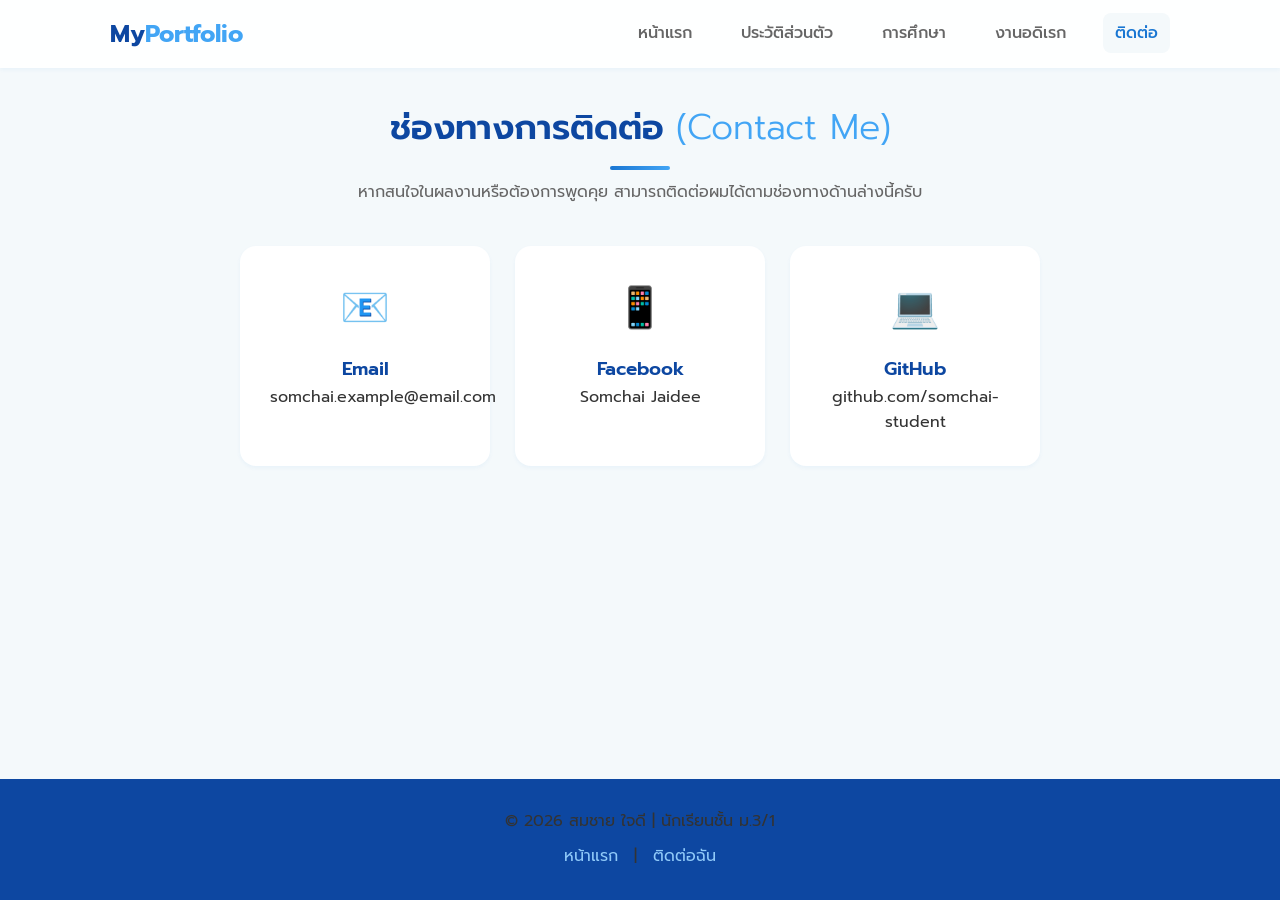
<file: contact.html>
<!DOCTYPE html>
<html lang="th">
<head>
    <meta charset="UTF-8">
    <meta name="viewport" content="width=device-width, initial-scale=1.0">
    <title>ติดต่อ | My Portfolio</title>
    <link href="https://fonts.googleapis.com/css2?family=Prompt:wght@300;400;500;600;700&display=swap" rel="stylesheet">
    <link rel="stylesheet" href="style.css">
</head>
<body>

    <nav class="navbar">
        <div class="nav-container">
            <a href="index.html" class="logo">My<span>Portfolio</span></a>
            <ul class="nav-links">
                <li><a href="index.html">หน้าแรก</a></li>
                <li><a href="profile.html">ประวัติส่วนตัว</a></li>
                <li><a href="education.html">การศึกษา</a></li>
                <li><a href="hobby.html">งานอดิเรก</a></li>
                <li><a href="contact.html" class="active">ติดต่อ</a></li>
            </ul>
        </div>
    </nav>

    <main class="page-container fade-in-up">
        <div class="section-header">
            <h2>ช่องทางการติดต่อ <span>(Contact Me)</span></h2>
            <div class="divider"></div>
            <p class="contact-subtitle">หากสนใจในผลงานหรือต้องการพูดคุย สามารถติดต่อผมได้ตามช่องทางด้านล่างนี้ครับ</p>
        </div>

        <div class="contact-grid">
            <a href="mailto:somchai.example@email.com" class="contact-card">
                <div class="contact-icon">📧</div>
                <h3>Email</h3>
                <p>somchai.example@email.com</p>
            </a>

            <a href="#" class="contact-card">
                <div class="contact-icon">📱</div>
                <h3>Facebook</h3>
                <p>Somchai Jaidee</p>
            </a>

            <a href="#" class="contact-card">
                <div class="contact-icon">💻</div>
                <h3>GitHub</h3>
                <p>github.com/somchai-student</p>
            </a>
        </div>
    </main>

    <footer>
        <div class="footer-content">
            <p>&copy; 2026 สมชาย ใจดี | นักเรียนชั้น ม.3/1</p>
            <div class="footer-links">
                <a href="index.html">หน้าแรก</a> | 
                <a href="contact.html">ติดต่อฉัน</a>
            </div>
        </div>
    </footer>

</body>
</html>
</file>
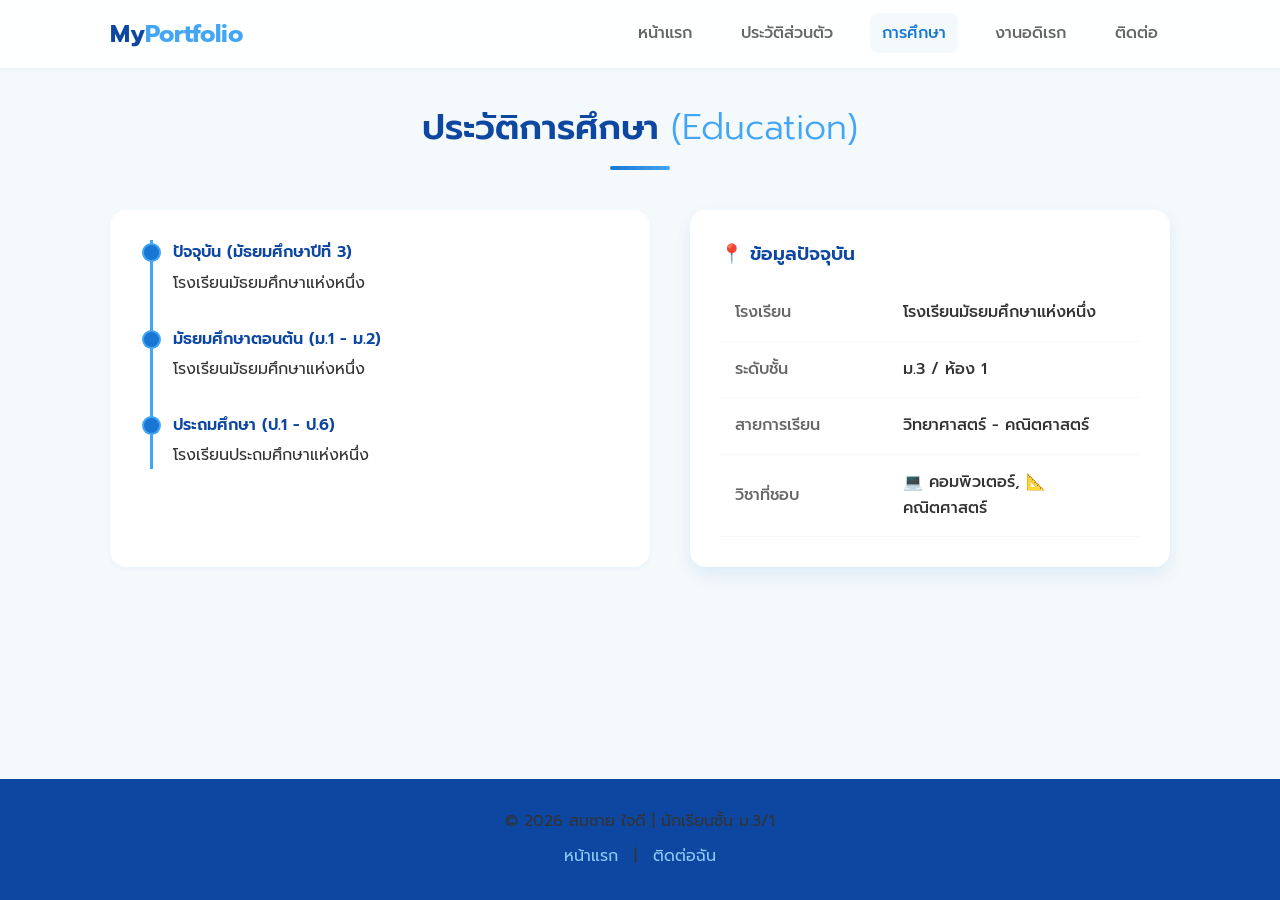
<file: education.html>
<!DOCTYPE html>
<html lang="th">
<head>
    <meta charset="UTF-8">
    <meta name="viewport" content="width=device-width, initial-scale=1.0">
    <title>การศึกษา | My Portfolio</title>
    <link href="https://fonts.googleapis.com/css2?family=Prompt:wght@300;400;500;600;700&display=swap" rel="stylesheet">
    <link rel="stylesheet" href="style.css">
</head>
<body>

    <nav class="navbar">
        <div class="nav-container">
            <a href="index.html" class="logo">My<span>Portfolio</span></a>
            <ul class="nav-links">
                <li><a href="index.html">หน้าแรก</a></li>
                <li><a href="profile.html">ประวัติส่วนตัว</a></li>
                <li><a href="education.html" class="active">การศึกษา</a></li>
                <li><a href="hobby.html">งานอดิเรก</a></li>
                <li><a href="contact.html">ติดต่อ</a></li>
            </ul>
        </div>
    </nav>

    <main class="page-container fade-in-up">
        <div class="section-header">
            <h2>ประวัติการศึกษา <span>(Education)</span></h2>
            <div class="divider"></div>
        </div>

        <div class="education-layout">
            <!-- ซ้าย: ไทม์ไลน์ -->
            <div class="timeline-section">
                <div class="timeline">
                    <div class="timeline-item">
                        <div class="timeline-dot"></div>
                        <div class="timeline-content">
                            <h4>ปัจจุบัน (มัธยมศึกษาปีที่ 3)</h4>
                            <p>โรงเรียนมัธยมศึกษาแห่งหนึ่ง</p>
                        </div>
                    </div>
                    <div class="timeline-item">
                        <div class="timeline-dot"></div>
                        <div class="timeline-content">
                            <h4>มัธยมศึกษาตอนต้น (ม.1 - ม.2)</h4>
                            <p>โรงเรียนมัธยมศึกษาแห่งหนึ่ง</p>
                        </div>
                    </div>
                    <div class="timeline-item">
                        <div class="timeline-dot"></div>
                        <div class="timeline-content">
                            <h4>ประถมศึกษา (ป.1 - ป.6)</h4>
                            <p>โรงเรียนประถมศึกษาแห่งหนึ่ง</p>
                        </div>
                    </div>
                </div>
            </div>

            <!-- ขวา: ข้อมูล Highlight -->
            <div class="highlight-section">
                <div class="highlight-card">
                    <div class="highlight-header">
                        <h3>📍 ข้อมูลปัจจุบัน</h3>
                    </div>
                    <table class="edu-table">
                        <tr>
                            <th>โรงเรียน</th>
                            <td>โรงเรียนมัธยมศึกษาแห่งหนึ่ง</td>
                        </tr>
                        <tr>
                            <th>ระดับชั้น</th>
                            <td>ม.3 / ห้อง 1</td>
                        </tr>
                        <tr>
                            <th>สายการเรียน</th>
                            <td>วิทยาศาสตร์ - คณิตศาสตร์</td>
                        </tr>
                        <tr>
                            <th>วิชาที่ชอบ</th>
                            <td>💻 คอมพิวเตอร์, 📐 คณิตศาสตร์</td>
                        </tr>
                    </table>
                </div>
            </div>
        </div>
    </main>

    <footer>
        <div class="footer-content">
            <p>&copy; 2026 สมชาย ใจดี | นักเรียนชั้น ม.3/1</p>
            <div class="footer-links">
                <a href="index.html">หน้าแรก</a> | 
                <a href="contact.html">ติดต่อฉัน</a>
            </div>
        </div>
    </footer>

</body>
</html>
</file>
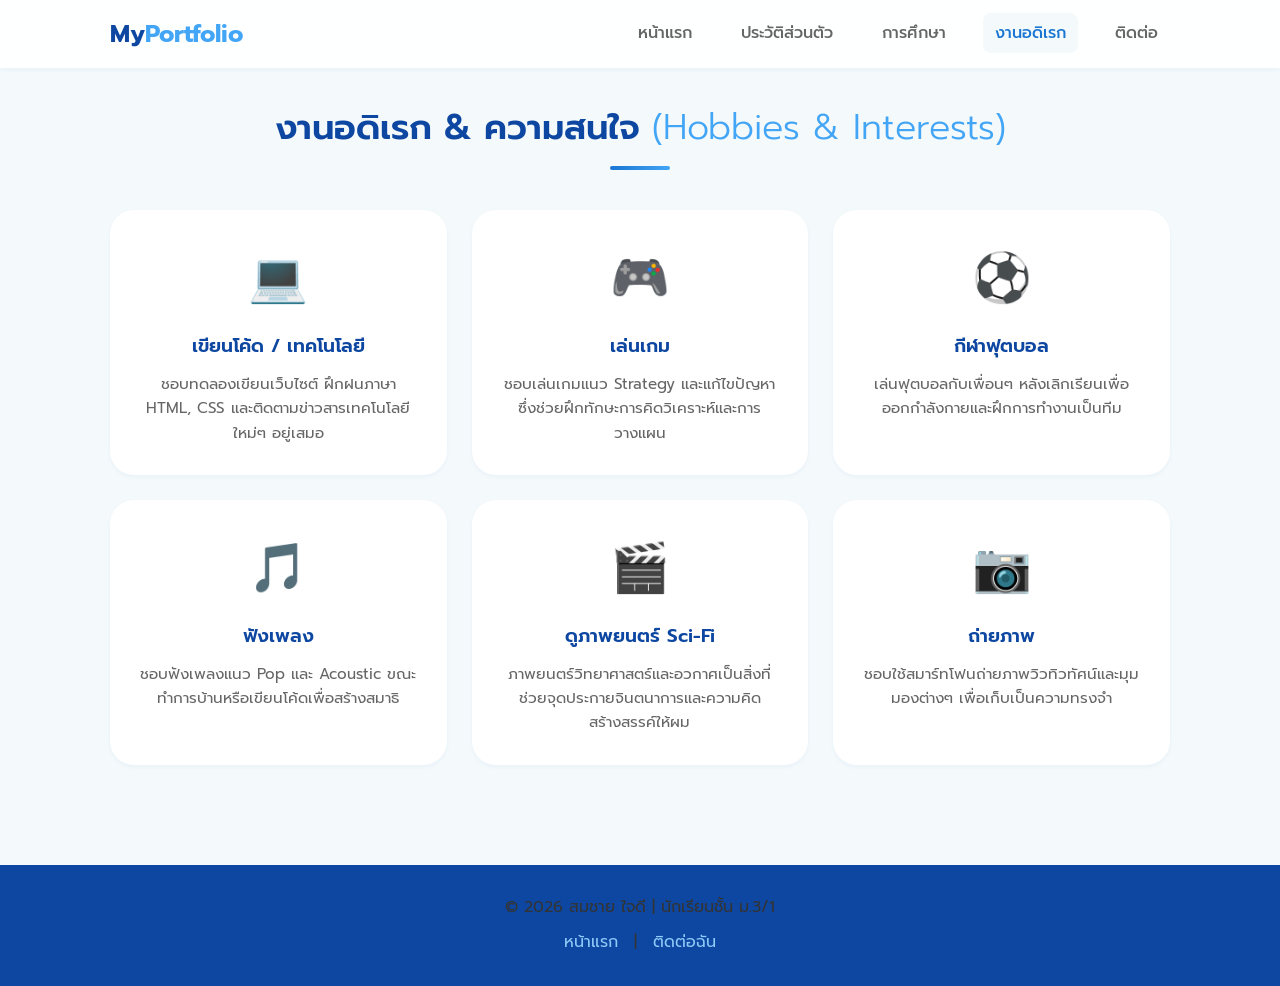
<file: hobby.html>
<!DOCTYPE html>
<html lang="th">
<head>
    <meta charset="UTF-8">
    <meta name="viewport" content="width=device-width, initial-scale=1.0">
    <title>งานอดิเรก | My Portfolio</title>
    <link href="https://fonts.googleapis.com/css2?family=Prompt:wght@300;400;500;600;700&display=swap" rel="stylesheet">
    <link rel="stylesheet" href="style.css">
</head>
<body>

    <nav class="navbar">
        <div class="nav-container">
            <a href="index.html" class="logo">My<span>Portfolio</span></a>
            <ul class="nav-links">
                <li><a href="index.html">หน้าแรก</a></li>
                <li><a href="profile.html">ประวัติส่วนตัว</a></li>
                <li><a href="education.html">การศึกษา</a></li>
                <li><a href="hobby.html" class="active">งานอดิเรก</a></li>
                <li><a href="contact.html">ติดต่อ</a></li>
            </ul>
        </div>
    </nav>

    <main class="page-container fade-in-up">
        <div class="section-header">
            <h2>งานอดิเรก & ความสนใจ <span>(Hobbies & Interests)</span></h2>
            <div class="divider"></div>
        </div>

        <div class="hobby-grid">
            <div class="hobby-card">
                <div class="hobby-icon">💻</div>
                <h3>เขียนโค้ด / เทคโนโลยี</h3>
                <p>ชอบทดลองเขียนเว็บไซต์ ฝึกฝนภาษา HTML, CSS และติดตามข่าวสารเทคโนโลยีใหม่ๆ อยู่เสมอ</p>
            </div>
            
            <div class="hobby-card">
                <div class="hobby-icon">🎮</div>
                <h3>เล่นเกม</h3>
                <p>ชอบเล่นเกมแนว Strategy และแก้ไขปัญหา ซึ่งช่วยฝึกทักษะการคิดวิเคราะห์และการวางแผน</p>
            </div>

            <div class="hobby-card">
                <div class="hobby-icon">⚽</div>
                <h3>กีฬาฟุตบอล</h3>
                <p>เล่นฟุตบอลกับเพื่อนๆ หลังเลิกเรียนเพื่อออกกำลังกายและฝึกการทำงานเป็นทีม</p>
            </div>

            <div class="hobby-card">
                <div class="hobby-icon">🎵</div>
                <h3>ฟังเพลง</h3>
                <p>ชอบฟังเพลงแนว Pop และ Acoustic ขณะทำการบ้านหรือเขียนโค้ดเพื่อสร้างสมาธิ</p>
            </div>

            <div class="hobby-card">
                <div class="hobby-icon">🎬</div>
                <h3>ดูภาพยนตร์ Sci-Fi</h3>
                <p>ภาพยนตร์วิทยาศาสตร์และอวกาศเป็นสิ่งที่ช่วยจุดประกายจินตนาการและความคิดสร้างสรรค์ให้ผม</p>
            </div>

            <div class="hobby-card">
                <div class="hobby-icon">📷</div>
                <h3>ถ่ายภาพ</h3>
                <p>ชอบใช้สมาร์ทโฟนถ่ายภาพวิวทิวทัศน์และมุมมองต่างๆ เพื่อเก็บเป็นความทรงจำ</p>
            </div>
        </div>
    </main>

    <footer>
        <div class="footer-content">
            <p>&copy; 2026 สมชาย ใจดี | นักเรียนชั้น ม.3/1</p>
            <div class="footer-links">
                <a href="index.html">หน้าแรก</a> | 
                <a href="contact.html">ติดต่อฉัน</a>
            </div>
        </div>
    </footer>

</body>
</html>
</file>
<file: style.css>
/* =========================================
   1. ตัวแปรและตั้งค่าพื้นฐาน (Variables & Reset)
   ========================================= */
:root {
    /* โทนสีหลัก ฟ้า-ขาว */
    --primary-dark: #0D47A1;
    --primary: #1976D2;
    --primary-light: #42A5F5;
    --accent: #90CAF9;
    --bg-main: #F4F9FB; /* ขาวอมฟ้าอ่อนๆ สบายตา */
    --bg-card: #FFFFFF;
    --text-main: #333333;
    --text-muted: #666666;
    
    --shadow-sm: 0 2px 4px rgba(25, 118, 210, 0.05);
    --shadow-md: 0 8px 16px rgba(25, 118, 210, 0.1);
    --shadow-lg: 0 15px 30px rgba(25, 118, 210, 0.15);
    
    --border-radius-sm: 8px;
    --border-radius-md: 16px;
    --border-radius-lg: 24px;
    
    --transition: all 0.3s ease;
}

* {
    margin: 0;
    padding: 0;
    box-sizing: border-box;
}

body {
    font-family: 'Prompt', sans-serif;
    background-color: var(--bg-main);
    color: var(--text-main);
    line-height: 1.6;
    overflow-x: hidden; /* ป้องกันการเลื่อนแนวนอน */
    display: flex;
    flex-direction: column;
    min-height: 100vh;
}

a {
    text-decoration: none;
    color: var(--primary);
    transition: var(--transition);
}

/* =========================================
   2. Typography & Headers
   ========================================= */
h1, h2, h3, h4 {
    color: var(--primary-dark);
    font-weight: 600;
}

.section-header {
    text-align: center;
    margin-bottom: 40px;
}

.section-header h2 {
    font-size: 2.2rem;
}

.section-header span {
    color: var(--primary-light);
    font-weight: 300;
}

.divider {
    height: 4px;
    width: 60px;
    background: linear-gradient(to right, var(--primary), var(--primary-light));
    margin: 10px auto;
    border-radius: 2px;
}

.page-container {
    max-width: 1100px;
    margin: 100px auto 50px; /* เว้นที่ให้ Nav sticky */
    padding: 0 20px;
    flex: 1; /* ดัน Footer ลงไปล่างสุด */
    width: 100%;
}

/* =========================================
   3. Navigation (Sticky & Glassmorphism)
   ========================================= */
.navbar {
    position: fixed;
    top: 0;
    width: 100%;
    background: rgba(255, 255, 255, 0.9);
    backdrop-filter: blur(10px); /* Glass effect */
    box-shadow: var(--shadow-sm);
    z-index: 1000;
}

.nav-container {
    max-width: 1100px;
    margin: 0 auto;
    display: flex;
    justify-content: space-between;
    align-items: center;
    padding: 15px 20px;
}

.logo {
    font-size: 1.5rem;
    font-weight: 700;
    color: var(--primary-dark);
}

.logo span {
    color: var(--primary-light);
}

.nav-links {
    list-style: none;
    display: flex;
    gap: 25px;
}

.nav-links li a {
    color: var(--text-muted);
    font-weight: 500;
    padding: 8px 12px;
    border-radius: var(--border-radius-sm);
}

.nav-links li a:hover, 
.nav-links li a.active {
    color: var(--primary);
    background-color: var(--bg-main);
}

/* =========================================
   4. หน้าแรก (Hero Section)
   ========================================= */
.hero-section {
    min-height: 100vh;
    display: flex;
    align-items: center;
    justify-content: center;
    padding: 80px 20px 20px;
}

.hero-container {
    max-width: 1100px;
    width: 100%;
    display: flex;
    align-items: center;
    justify-content: space-between;
    gap: 40px;
}

.hero-content {
    flex: 1;
}

.greeting {
    display: inline-block;
    padding: 5px 15px;
    background: var(--bg-main);
    color: var(--primary);
    border-radius: 20px;
    font-weight: 500;
    margin-bottom: 15px;
}

.hero-content h1 {
    font-size: 3.5rem;
    line-height: 1.2;
    margin-bottom: 10px;
    background: linear-gradient(to right, var(--primary-dark), var(--primary-light));
    -webkit-background-clip: text;
    -webkit-text-fill-color: transparent;
}

.subtitle {
    font-size: 1.2rem;
    color: var(--text-muted);
    margin-bottom: 20px;
}

.description {
    color: var(--text-muted);
    margin-bottom: 30px;
    font-size: 1rem;
    max-width: 500px;
}

.hero-buttons {
    display: flex;
    gap: 15px;
}

.btn {
    padding: 12px 25px;
    border-radius: var(--border-radius-md);
    font-weight: 500;
    cursor: pointer;
}

.btn-primary {
    background: var(--primary);
    color: var(--white);
    box-shadow: var(--shadow-sm);
}

.btn-primary:hover {
    background: var(--primary-dark);
    transform: translateY(-2px);
    box-shadow: var(--shadow-md);
    color: white;
}

.btn-outline {
    background: transparent;
    color: var(--primary);
    border: 2px solid var(--primary);
}

.btn-outline:hover {
    background: var(--primary);
    color: var(--white);
    transform: translateY(-2px);
}

.hero-image {
    flex: 1;
    display: flex;
    justify-content: center;
    position: relative;
}

.image-wrapper {
    position: relative;
    width: 350px;
    height: 350px;
}

.image-wrapper img {
    width: 100%;
    height: 100%;
    object-fit: cover;
    border-radius: 50%;
    border: 10px solid var(--white);
    box-shadow: var(--shadow-lg);
    position: relative;
    z-index: 2;
    transition: var(--transition);
}

.image-wrapper img:hover {
    transform: scale(1.02);
}

.blob-bg {
    position: absolute;
    top: 50%;
    left: 50%;
    transform: translate(-50%, -50%);
    width: 110%;
    height: 110%;
    background: linear-gradient(135deg, var(--accent), var(--primary-light));
    border-radius: 40% 60% 70% 30% / 40% 50% 60% 50%;
    z-index: 1;
    animation: blob-bounce 5s infinite alternate;
}

/* =========================================
   5. หน้า Profile
   ========================================= */
.profile-layout {
    display: flex;
    gap: 40px;
    align-items: flex-start;
}

.profile-left {
    flex: 1;
}

.profile-card {
    background: var(--bg-card);
    padding: 40px 20px;
    border-radius: var(--border-radius-lg);
    box-shadow: var(--shadow-md);
    text-align: center;
}

.profile-img {
    width: 200px;
    height: 200px;
    border-radius: 50%;
    object-fit: cover;
    border: 5px solid var(--bg-main);
    margin-bottom: 20px;
}

.tagline {
    color: var(--primary);
    font-style: italic;
    margin-top: 10px;
}

.profile-right {
    flex: 2;
    display: flex;
    flex-direction: column;
    gap: 20px;
}

.info-card {
    background: var(--bg-card);
    padding: 30px;
    border-radius: var(--border-radius-md);
    box-shadow: var(--shadow-sm);
}

.info-card h3 {
    margin-bottom: 15px;
    border-bottom: 2px solid var(--bg-main);
    padding-bottom: 10px;
}

.info-grid {
    display: grid;
    grid-template-columns: repeat(2, 1fr);
    gap: 20px;
}

.info-box {
    background: var(--bg-card);
    padding: 20px;
    border-radius: var(--border-radius-md);
    box-shadow: var(--shadow-sm);
    display: flex;
    flex-direction: column;
}

.info-label {
    font-size: 0.9rem;
    color: var(--text-muted);
}

.info-value {
    font-size: 1.1rem;
    font-weight: 500;
    color: var(--primary-dark);
}

/* =========================================
   6. หน้า Education (Timeline & Table)
   ========================================= */
.education-layout {
    display: flex;
    gap: 40px;
}

.timeline-section {
    flex: 1;
    background: var(--bg-card);
    padding: 30px;
    border-radius: var(--border-radius-md);
    box-shadow: var(--shadow-sm);
}

.timeline {
    border-left: 3px solid var(--primary-light);
    padding-left: 20px;
    margin-left: 10px;
}

.timeline-item {
    position: relative;
    margin-bottom: 30px;
}

.timeline-item:last-child {
    margin-bottom: 0;
}

.timeline-dot {
    position: absolute;
    width: 15px;
    height: 15px;
    background: var(--primary);
    border-radius: 50%;
    left: -29px;
    top: 5px;
    border: 3px solid var(--white);
    box-shadow: 0 0 0 2px var(--primary-light);
}

.timeline-content h4 {
    margin-bottom: 5px;
}

.highlight-section {
    flex: 1;
}

.highlight-card {
    background: var(--bg-card);
    padding: 30px;
    border-radius: var(--border-radius-md);
    box-shadow: var(--shadow-md);
}

.edu-table {
    width: 100%;
    border-collapse: collapse;
    margin-top: 15px;
}

.edu-table th, .edu-table td {
    padding: 15px;
    border-bottom: 1px solid var(--bg-main);
    text-align: left;
}

.edu-table th {
    color: var(--text-muted);
    font-weight: 500;
    width: 40%;
}

.edu-table td {
    font-weight: 500;
    color: var(--text-main);
}

/* =========================================
   7. หน้า Hobby (Card Grid)
   ========================================= */
.hobby-grid {
    display: grid;
    grid-template-columns: repeat(auto-fit, minmax(300px, 1fr));
    gap: 25px;
}

.hobby-card {
    background: var(--bg-card);
    padding: 30px;
    border-radius: var(--border-radius-lg);
    box-shadow: var(--shadow-sm);
    text-align: center;
    transition: var(--transition);
}

.hobby-card:hover {
    transform: translateY(-10px);
    box-shadow: var(--shadow-lg);
    border-bottom: 4px solid var(--primary);
}

.hobby-icon {
    font-size: 3rem;
    margin-bottom: 15px;
}

.hobby-card h3 {
    margin-bottom: 10px;
}

.hobby-card p {
    color: var(--text-muted);
    font-size: 0.95rem;
}

/* =========================================
   8. หน้า Contact
   ========================================= */
.contact-subtitle {
    text-align: center;
    color: var(--text-muted);
    margin-bottom: 40px;
}

.contact-grid {
    display: flex;
    justify-content: center;
    gap: 25px;
    flex-wrap: wrap;
}

.contact-card {
    background: var(--bg-card);
    padding: 30px;
    border-radius: var(--border-radius-md);
    box-shadow: var(--shadow-sm);
    text-align: center;
    width: 250px;
    color: var(--text-main);
    transition: var(--transition);
}

.contact-card:hover {
    transform: translateY(-5px);
    box-shadow: var(--shadow-md);
    color: var(--text-main);
}

.contact-icon {
    font-size: 2.5rem;
    margin-bottom: 15px;
}

/* =========================================
   9. Footer
   ========================================= */
footer {
    background: var(--primary-dark);
    color: var(--white);
    text-align: center;
    padding: 30px 20px;
    margin-top: 50px;
}

.footer-content {
    max-width: 1100px;
    margin: 0 auto;
}

.footer-links {
    margin-top: 10px;
}

.footer-links a {
    color: var(--accent);
    margin: 0 10px;
}

.footer-links a:hover {
    color: var(--white);
}

/* =========================================
   10. Animations
   ========================================= */
.fade-in-up {
    animation: fadeInUp 0.8s ease forwards;
}

@keyframes fadeInUp {
    from {
        opacity: 0;
        transform: translateY(20px);
    }
    to {
        opacity: 1;
        transform: translateY(0);
    }
}

@keyframes blob-bounce {
    0% { transform: translate(-50%, -50%) scale(1); }
    100% { transform: translate(-50%, -50%) scale(1.05); }
}

/* =========================================
   11. Responsive Design (Mobile & Tablet)
   ========================================= */
@media screen and (max-width: 900px) {
    .profile-layout, .education-layout {
        flex-direction: column;
    }
    
    .hero-content h1 {
        font-size: 2.8rem;
    }
}

@media screen and (max-width: 768px) {
    /* Navbar สำหรับมือถือ */
    .nav-container {
        flex-direction: column;
        gap: 15px;
    }
    
    .nav-links {
        flex-wrap: wrap;
        justify-content: center;
        gap: 10px;
    }
    
    .nav-links li a {
        font-size: 0.9rem;
    }

    /* Hero */
    .hero-container {
        flex-direction: column-reverse;
        text-align: center;
        margin-top: 60px; /* ชดเชย Nav ที่ใหญ่ขึ้น */
    }

    .hero-buttons {
        justify-content: center;
    }

    .description {
        margin: 0 auto 30px;
    }

    /* Info Grid */
    .info-grid {
        grid-template-columns: 1fr;
    }
}

@media screen and (max-width: 480px) {
    .image-wrapper {
        width: 280px;
        height: 280px;
    }
    
    .section-header h2 {
        font-size: 1.8rem;
    }
}
</file>
